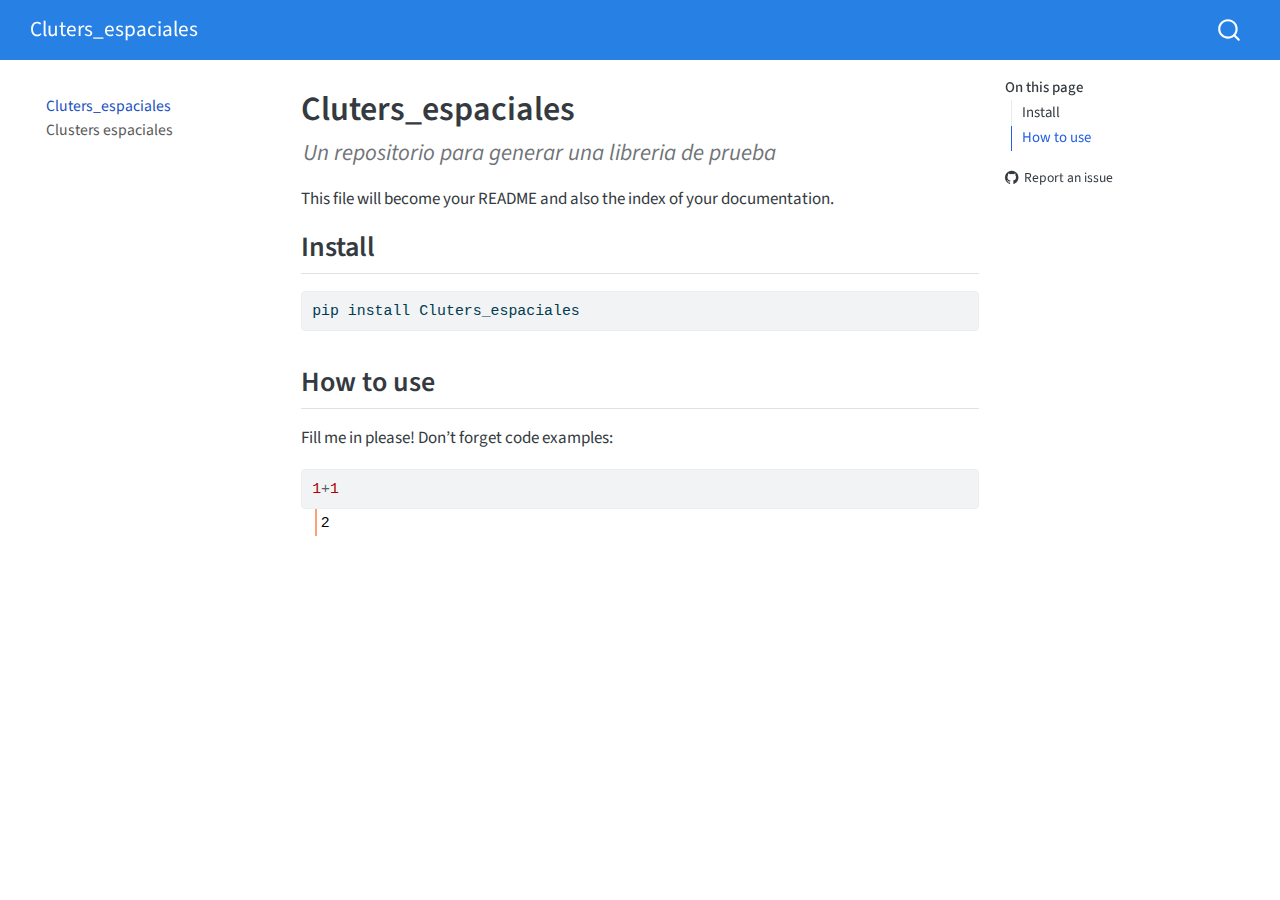
<file: index.html>
<!DOCTYPE html>
<html xmlns="http://www.w3.org/1999/xhtml" lang="en" xml:lang="en"><head>

<meta charset="utf-8">
<meta name="generator" content="quarto-1.5.39">

<meta name="viewport" content="width=device-width, initial-scale=1.0, user-scalable=yes">

<meta name="description" content="Un repositorio para generar una libreria de prueba">

<title>Cluters_espaciales</title>
<style>
code{white-space: pre-wrap;}
span.smallcaps{font-variant: small-caps;}
div.columns{display: flex; gap: min(4vw, 1.5em);}
div.column{flex: auto; overflow-x: auto;}
div.hanging-indent{margin-left: 1.5em; text-indent: -1.5em;}
ul.task-list{list-style: none;}
ul.task-list li input[type="checkbox"] {
  width: 0.8em;
  margin: 0 0.8em 0.2em -1em; /* quarto-specific, see https://github.com/quarto-dev/quarto-cli/issues/4556 */ 
  vertical-align: middle;
}
/* CSS for syntax highlighting */
pre > code.sourceCode { white-space: pre; position: relative; }
pre > code.sourceCode > span { line-height: 1.25; }
pre > code.sourceCode > span:empty { height: 1.2em; }
.sourceCode { overflow: visible; }
code.sourceCode > span { color: inherit; text-decoration: inherit; }
div.sourceCode { margin: 1em 0; }
pre.sourceCode { margin: 0; }
@media screen {
div.sourceCode { overflow: auto; }
}
@media print {
pre > code.sourceCode { white-space: pre-wrap; }
pre > code.sourceCode > span { display: inline-block; text-indent: -5em; padding-left: 5em; }
}
pre.numberSource code
  { counter-reset: source-line 0; }
pre.numberSource code > span
  { position: relative; left: -4em; counter-increment: source-line; }
pre.numberSource code > span > a:first-child::before
  { content: counter(source-line);
    position: relative; left: -1em; text-align: right; vertical-align: baseline;
    border: none; display: inline-block;
    -webkit-touch-callout: none; -webkit-user-select: none;
    -khtml-user-select: none; -moz-user-select: none;
    -ms-user-select: none; user-select: none;
    padding: 0 4px; width: 4em;
  }
pre.numberSource { margin-left: 3em;  padding-left: 4px; }
div.sourceCode
  {   }
@media screen {
pre > code.sourceCode > span > a:first-child::before { text-decoration: underline; }
}
</style>


<script src="site_libs/quarto-nav/quarto-nav.js"></script>
<script src="site_libs/quarto-nav/headroom.min.js"></script>
<script src="site_libs/clipboard/clipboard.min.js"></script>
<script src="site_libs/quarto-search/autocomplete.umd.js"></script>
<script src="site_libs/quarto-search/fuse.min.js"></script>
<script src="site_libs/quarto-search/quarto-search.js"></script>
<meta name="quarto:offset" content="./">
<script src="site_libs/quarto-html/quarto.js"></script>
<script src="site_libs/quarto-html/popper.min.js"></script>
<script src="site_libs/quarto-html/tippy.umd.min.js"></script>
<script src="site_libs/quarto-html/anchor.min.js"></script>
<link href="site_libs/quarto-html/tippy.css" rel="stylesheet">
<link href="site_libs/quarto-html/quarto-syntax-highlighting.css" rel="stylesheet" id="quarto-text-highlighting-styles">
<script src="site_libs/bootstrap/bootstrap.min.js"></script>
<link href="site_libs/bootstrap/bootstrap-icons.css" rel="stylesheet">
<link href="site_libs/bootstrap/bootstrap.min.css" rel="stylesheet" id="quarto-bootstrap" data-mode="light">
<script id="quarto-search-options" type="application/json">{
  "location": "navbar",
  "copy-button": false,
  "collapse-after": 3,
  "panel-placement": "end",
  "type": "overlay",
  "limit": 50,
  "keyboard-shortcut": [
    "f",
    "/",
    "s"
  ],
  "show-item-context": false,
  "language": {
    "search-no-results-text": "No results",
    "search-matching-documents-text": "matching documents",
    "search-copy-link-title": "Copy link to search",
    "search-hide-matches-text": "Hide additional matches",
    "search-more-match-text": "more match in this document",
    "search-more-matches-text": "more matches in this document",
    "search-clear-button-title": "Clear",
    "search-text-placeholder": "",
    "search-detached-cancel-button-title": "Cancel",
    "search-submit-button-title": "Submit",
    "search-label": "Search"
  }
}</script>


<link rel="stylesheet" href="styles.css">
<meta property="og:title" content="Cluters_espaciales">
<meta property="og:description" content="Un repositorio para generar una libreria de prueba">
<meta property="og:site_name" content="Cluters_espaciales">
<meta name="twitter:title" content="Cluters_espaciales">
<meta name="twitter:description" content="Un repositorio para generar una libreria de prueba">
<meta name="twitter:card" content="summary">
</head>

<body class="nav-sidebar floating nav-fixed">

<div id="quarto-search-results"></div>
  <header id="quarto-header" class="headroom fixed-top">
    <nav class="navbar navbar-expand-lg " data-bs-theme="dark">
      <div class="navbar-container container-fluid">
      <div class="navbar-brand-container mx-auto">
    <a class="navbar-brand" href="./index.html">
    <span class="navbar-title">Cluters_espaciales</span>
    </a>
  </div>
        <div class="quarto-navbar-tools tools-end">
</div>
          <div id="quarto-search" class="" title="Search"></div>
      </div> <!-- /container-fluid -->
    </nav>
  <nav class="quarto-secondary-nav">
    <div class="container-fluid d-flex">
      <button type="button" class="quarto-btn-toggle btn" data-bs-toggle="collapse" role="button" data-bs-target=".quarto-sidebar-collapse-item" aria-controls="quarto-sidebar" aria-expanded="false" aria-label="Toggle sidebar navigation" onclick="if (window.quartoToggleHeadroom) { window.quartoToggleHeadroom(); }">
        <i class="bi bi-layout-text-sidebar-reverse"></i>
      </button>
        <nav class="quarto-page-breadcrumbs" aria-label="breadcrumb"><ol class="breadcrumb"><li class="breadcrumb-item"><a href="./index.html">Cluters_espaciales</a></li></ol></nav>
        <a class="flex-grow-1" role="navigation" data-bs-toggle="collapse" data-bs-target=".quarto-sidebar-collapse-item" aria-controls="quarto-sidebar" aria-expanded="false" aria-label="Toggle sidebar navigation" onclick="if (window.quartoToggleHeadroom) { window.quartoToggleHeadroom(); }">      
        </a>
    </div>
  </nav>
</header>
<!-- content -->
<div id="quarto-content" class="quarto-container page-columns page-rows-contents page-layout-article page-navbar">
<!-- sidebar -->
  <nav id="quarto-sidebar" class="sidebar collapse collapse-horizontal quarto-sidebar-collapse-item sidebar-navigation floating overflow-auto">
    <div class="sidebar-menu-container"> 
    <ul class="list-unstyled mt-1">
        <li class="sidebar-item">
  <div class="sidebar-item-container"> 
  <a href="./index.html" class="sidebar-item-text sidebar-link active">
 <span class="menu-text">Cluters_espaciales</span></a>
  </div>
</li>
        <li class="sidebar-item">
  <div class="sidebar-item-container"> 
  <a href="./clusters_espaciales.html" class="sidebar-item-text sidebar-link">
 <span class="menu-text">Clusters espaciales</span></a>
  </div>
</li>
    </ul>
    </div>
</nav>
<div id="quarto-sidebar-glass" class="quarto-sidebar-collapse-item" data-bs-toggle="collapse" data-bs-target=".quarto-sidebar-collapse-item"></div>
<!-- margin-sidebar -->
    <div id="quarto-margin-sidebar" class="sidebar margin-sidebar">
        <nav id="TOC" role="doc-toc" class="toc-active">
    <h2 id="toc-title">On this page</h2>
   
  <ul>
  <li><a href="#install" id="toc-install" class="nav-link active" data-scroll-target="#install">Install</a></li>
  <li><a href="#how-to-use" id="toc-how-to-use" class="nav-link" data-scroll-target="#how-to-use">How to use</a></li>
  </ul>
<div class="toc-actions"><ul><li><a href="https://github.com/msalazarcgeo/Cluters_espaciales/issues/new" class="toc-action"><i class="bi bi-github"></i>Report an issue</a></li></ul></div></nav>
    </div>
<!-- main -->
<main class="content" id="quarto-document-content">

<header id="title-block-header" class="quarto-title-block default">
<div class="quarto-title">
<h1 class="title">Cluters_espaciales</h1>
</div>

<div>
  <div class="description">
    Un repositorio para generar una libreria de prueba
  </div>
</div>


<div class="quarto-title-meta">

    
  
    
  </div>
  


</header>


<!-- WARNING: THIS FILE WAS AUTOGENERATED! DO NOT EDIT! -->
<p>This file will become your README and also the index of your documentation.</p>
<section id="install" class="level2">
<h2 class="anchored" data-anchor-id="install">Install</h2>
<div class="sourceCode" id="cb1"><pre class="sourceCode sh code-with-copy"><code class="sourceCode bash"><span id="cb1-1"><a href="#cb1-1" aria-hidden="true" tabindex="-1"></a><span class="ex">pip</span> install Cluters_espaciales</span></code><button title="Copy to Clipboard" class="code-copy-button"><i class="bi"></i></button></pre></div>
</section>
<section id="how-to-use" class="level2">
<h2 class="anchored" data-anchor-id="how-to-use">How to use</h2>
<p>Fill me in please! Don’t forget code examples:</p>
<div id="cell-7" class="cell">
<div class="sourceCode cell-code" id="cb2"><pre class="sourceCode python code-with-copy"><code class="sourceCode python"><span id="cb2-1"><a href="#cb2-1" aria-hidden="true" tabindex="-1"></a><span class="dv">1</span><span class="op">+</span><span class="dv">1</span></span></code><button title="Copy to Clipboard" class="code-copy-button"><i class="bi"></i></button></pre></div>
<div class="cell-output cell-output-display">
<pre><code>2</code></pre>
</div>
</div>


</section>

</main> <!-- /main -->
<script id="quarto-html-after-body" type="application/javascript">
window.document.addEventListener("DOMContentLoaded", function (event) {
  const toggleBodyColorMode = (bsSheetEl) => {
    const mode = bsSheetEl.getAttribute("data-mode");
    const bodyEl = window.document.querySelector("body");
    if (mode === "dark") {
      bodyEl.classList.add("quarto-dark");
      bodyEl.classList.remove("quarto-light");
    } else {
      bodyEl.classList.add("quarto-light");
      bodyEl.classList.remove("quarto-dark");
    }
  }
  const toggleBodyColorPrimary = () => {
    const bsSheetEl = window.document.querySelector("link#quarto-bootstrap");
    if (bsSheetEl) {
      toggleBodyColorMode(bsSheetEl);
    }
  }
  toggleBodyColorPrimary();  
  const icon = "";
  const anchorJS = new window.AnchorJS();
  anchorJS.options = {
    placement: 'right',
    icon: icon
  };
  anchorJS.add('.anchored');
  const isCodeAnnotation = (el) => {
    for (const clz of el.classList) {
      if (clz.startsWith('code-annotation-')) {                     
        return true;
      }
    }
    return false;
  }
  const onCopySuccess = function(e) {
    // button target
    const button = e.trigger;
    // don't keep focus
    button.blur();
    // flash "checked"
    button.classList.add('code-copy-button-checked');
    var currentTitle = button.getAttribute("title");
    button.setAttribute("title", "Copied!");
    let tooltip;
    if (window.bootstrap) {
      button.setAttribute("data-bs-toggle", "tooltip");
      button.setAttribute("data-bs-placement", "left");
      button.setAttribute("data-bs-title", "Copied!");
      tooltip = new bootstrap.Tooltip(button, 
        { trigger: "manual", 
          customClass: "code-copy-button-tooltip",
          offset: [0, -8]});
      tooltip.show();    
    }
    setTimeout(function() {
      if (tooltip) {
        tooltip.hide();
        button.removeAttribute("data-bs-title");
        button.removeAttribute("data-bs-toggle");
        button.removeAttribute("data-bs-placement");
      }
      button.setAttribute("title", currentTitle);
      button.classList.remove('code-copy-button-checked');
    }, 1000);
    // clear code selection
    e.clearSelection();
  }
  const getTextToCopy = function(trigger) {
      const codeEl = trigger.previousElementSibling.cloneNode(true);
      for (const childEl of codeEl.children) {
        if (isCodeAnnotation(childEl)) {
          childEl.remove();
        }
      }
      return codeEl.innerText;
  }
  const clipboard = new window.ClipboardJS('.code-copy-button:not([data-in-quarto-modal])', {
    text: getTextToCopy
  });
  clipboard.on('success', onCopySuccess);
  if (window.document.getElementById('quarto-embedded-source-code-modal')) {
    // For code content inside modals, clipBoardJS needs to be initialized with a container option
    // TODO: Check when it could be a function (https://github.com/zenorocha/clipboard.js/issues/860)
    const clipboardModal = new window.ClipboardJS('.code-copy-button[data-in-quarto-modal]', {
      text: getTextToCopy,
      container: window.document.getElementById('quarto-embedded-source-code-modal')
    });
    clipboardModal.on('success', onCopySuccess);
  }
    var localhostRegex = new RegExp(/^(?:http|https):\/\/localhost\:?[0-9]*\//);
    var mailtoRegex = new RegExp(/^mailto:/);
      var filterRegex = new RegExp("https:\/\/msalazarcgeo\.github\.io\/Cluters_espaciales");
    var isInternal = (href) => {
        return filterRegex.test(href) || localhostRegex.test(href) || mailtoRegex.test(href);
    }
    // Inspect non-navigation links and adorn them if external
 	var links = window.document.querySelectorAll('a[href]:not(.nav-link):not(.navbar-brand):not(.toc-action):not(.sidebar-link):not(.sidebar-item-toggle):not(.pagination-link):not(.no-external):not([aria-hidden]):not(.dropdown-item):not(.quarto-navigation-tool):not(.about-link)');
    for (var i=0; i<links.length; i++) {
      const link = links[i];
      if (!isInternal(link.href)) {
        // undo the damage that might have been done by quarto-nav.js in the case of
        // links that we want to consider external
        if (link.dataset.originalHref !== undefined) {
          link.href = link.dataset.originalHref;
        }
      }
    }
  function tippyHover(el, contentFn, onTriggerFn, onUntriggerFn) {
    const config = {
      allowHTML: true,
      maxWidth: 500,
      delay: 100,
      arrow: false,
      appendTo: function(el) {
          return el.parentElement;
      },
      interactive: true,
      interactiveBorder: 10,
      theme: 'quarto',
      placement: 'bottom-start',
    };
    if (contentFn) {
      config.content = contentFn;
    }
    if (onTriggerFn) {
      config.onTrigger = onTriggerFn;
    }
    if (onUntriggerFn) {
      config.onUntrigger = onUntriggerFn;
    }
    window.tippy(el, config); 
  }
  const noterefs = window.document.querySelectorAll('a[role="doc-noteref"]');
  for (var i=0; i<noterefs.length; i++) {
    const ref = noterefs[i];
    tippyHover(ref, function() {
      // use id or data attribute instead here
      let href = ref.getAttribute('data-footnote-href') || ref.getAttribute('href');
      try { href = new URL(href).hash; } catch {}
      const id = href.replace(/^#\/?/, "");
      const note = window.document.getElementById(id);
      if (note) {
        return note.innerHTML;
      } else {
        return "";
      }
    });
  }
  const xrefs = window.document.querySelectorAll('a.quarto-xref');
  const processXRef = (id, note) => {
    // Strip column container classes
    const stripColumnClz = (el) => {
      el.classList.remove("page-full", "page-columns");
      if (el.children) {
        for (const child of el.children) {
          stripColumnClz(child);
        }
      }
    }
    stripColumnClz(note)
    if (id === null || id.startsWith('sec-')) {
      // Special case sections, only their first couple elements
      const container = document.createElement("div");
      if (note.children && note.children.length > 2) {
        container.appendChild(note.children[0].cloneNode(true));
        for (let i = 1; i < note.children.length; i++) {
          const child = note.children[i];
          if (child.tagName === "P" && child.innerText === "") {
            continue;
          } else {
            container.appendChild(child.cloneNode(true));
            break;
          }
        }
        if (window.Quarto?.typesetMath) {
          window.Quarto.typesetMath(container);
        }
        return container.innerHTML
      } else {
        if (window.Quarto?.typesetMath) {
          window.Quarto.typesetMath(note);
        }
        return note.innerHTML;
      }
    } else {
      // Remove any anchor links if they are present
      const anchorLink = note.querySelector('a.anchorjs-link');
      if (anchorLink) {
        anchorLink.remove();
      }
      if (window.Quarto?.typesetMath) {
        window.Quarto.typesetMath(note);
      }
      // TODO in 1.5, we should make sure this works without a callout special case
      if (note.classList.contains("callout")) {
        return note.outerHTML;
      } else {
        return note.innerHTML;
      }
    }
  }
  for (var i=0; i<xrefs.length; i++) {
    const xref = xrefs[i];
    tippyHover(xref, undefined, function(instance) {
      instance.disable();
      let url = xref.getAttribute('href');
      let hash = undefined; 
      if (url.startsWith('#')) {
        hash = url;
      } else {
        try { hash = new URL(url).hash; } catch {}
      }
      if (hash) {
        const id = hash.replace(/^#\/?/, "");
        const note = window.document.getElementById(id);
        if (note !== null) {
          try {
            const html = processXRef(id, note.cloneNode(true));
            instance.setContent(html);
          } finally {
            instance.enable();
            instance.show();
          }
        } else {
          // See if we can fetch this
          fetch(url.split('#')[0])
          .then(res => res.text())
          .then(html => {
            const parser = new DOMParser();
            const htmlDoc = parser.parseFromString(html, "text/html");
            const note = htmlDoc.getElementById(id);
            if (note !== null) {
              const html = processXRef(id, note);
              instance.setContent(html);
            } 
          }).finally(() => {
            instance.enable();
            instance.show();
          });
        }
      } else {
        // See if we can fetch a full url (with no hash to target)
        // This is a special case and we should probably do some content thinning / targeting
        fetch(url)
        .then(res => res.text())
        .then(html => {
          const parser = new DOMParser();
          const htmlDoc = parser.parseFromString(html, "text/html");
          const note = htmlDoc.querySelector('main.content');
          if (note !== null) {
            // This should only happen for chapter cross references
            // (since there is no id in the URL)
            // remove the first header
            if (note.children.length > 0 && note.children[0].tagName === "HEADER") {
              note.children[0].remove();
            }
            const html = processXRef(null, note);
            instance.setContent(html);
          } 
        }).finally(() => {
          instance.enable();
          instance.show();
        });
      }
    }, function(instance) {
    });
  }
      let selectedAnnoteEl;
      const selectorForAnnotation = ( cell, annotation) => {
        let cellAttr = 'data-code-cell="' + cell + '"';
        let lineAttr = 'data-code-annotation="' +  annotation + '"';
        const selector = 'span[' + cellAttr + '][' + lineAttr + ']';
        return selector;
      }
      const selectCodeLines = (annoteEl) => {
        const doc = window.document;
        const targetCell = annoteEl.getAttribute("data-target-cell");
        const targetAnnotation = annoteEl.getAttribute("data-target-annotation");
        const annoteSpan = window.document.querySelector(selectorForAnnotation(targetCell, targetAnnotation));
        const lines = annoteSpan.getAttribute("data-code-lines").split(",");
        const lineIds = lines.map((line) => {
          return targetCell + "-" + line;
        })
        let top = null;
        let height = null;
        let parent = null;
        if (lineIds.length > 0) {
            //compute the position of the single el (top and bottom and make a div)
            const el = window.document.getElementById(lineIds[0]);
            top = el.offsetTop;
            height = el.offsetHeight;
            parent = el.parentElement.parentElement;
          if (lineIds.length > 1) {
            const lastEl = window.document.getElementById(lineIds[lineIds.length - 1]);
            const bottom = lastEl.offsetTop + lastEl.offsetHeight;
            height = bottom - top;
          }
          if (top !== null && height !== null && parent !== null) {
            // cook up a div (if necessary) and position it 
            let div = window.document.getElementById("code-annotation-line-highlight");
            if (div === null) {
              div = window.document.createElement("div");
              div.setAttribute("id", "code-annotation-line-highlight");
              div.style.position = 'absolute';
              parent.appendChild(div);
            }
            div.style.top = top - 2 + "px";
            div.style.height = height + 4 + "px";
            div.style.left = 0;
            let gutterDiv = window.document.getElementById("code-annotation-line-highlight-gutter");
            if (gutterDiv === null) {
              gutterDiv = window.document.createElement("div");
              gutterDiv.setAttribute("id", "code-annotation-line-highlight-gutter");
              gutterDiv.style.position = 'absolute';
              const codeCell = window.document.getElementById(targetCell);
              const gutter = codeCell.querySelector('.code-annotation-gutter');
              gutter.appendChild(gutterDiv);
            }
            gutterDiv.style.top = top - 2 + "px";
            gutterDiv.style.height = height + 4 + "px";
          }
          selectedAnnoteEl = annoteEl;
        }
      };
      const unselectCodeLines = () => {
        const elementsIds = ["code-annotation-line-highlight", "code-annotation-line-highlight-gutter"];
        elementsIds.forEach((elId) => {
          const div = window.document.getElementById(elId);
          if (div) {
            div.remove();
          }
        });
        selectedAnnoteEl = undefined;
      };
        // Handle positioning of the toggle
    window.addEventListener(
      "resize",
      throttle(() => {
        elRect = undefined;
        if (selectedAnnoteEl) {
          selectCodeLines(selectedAnnoteEl);
        }
      }, 10)
    );
    function throttle(fn, ms) {
    let throttle = false;
    let timer;
      return (...args) => {
        if(!throttle) { // first call gets through
            fn.apply(this, args);
            throttle = true;
        } else { // all the others get throttled
            if(timer) clearTimeout(timer); // cancel #2
            timer = setTimeout(() => {
              fn.apply(this, args);
              timer = throttle = false;
            }, ms);
        }
      };
    }
      // Attach click handler to the DT
      const annoteDls = window.document.querySelectorAll('dt[data-target-cell]');
      for (const annoteDlNode of annoteDls) {
        annoteDlNode.addEventListener('click', (event) => {
          const clickedEl = event.target;
          if (clickedEl !== selectedAnnoteEl) {
            unselectCodeLines();
            const activeEl = window.document.querySelector('dt[data-target-cell].code-annotation-active');
            if (activeEl) {
              activeEl.classList.remove('code-annotation-active');
            }
            selectCodeLines(clickedEl);
            clickedEl.classList.add('code-annotation-active');
          } else {
            // Unselect the line
            unselectCodeLines();
            clickedEl.classList.remove('code-annotation-active');
          }
        });
      }
  const findCites = (el) => {
    const parentEl = el.parentElement;
    if (parentEl) {
      const cites = parentEl.dataset.cites;
      if (cites) {
        return {
          el,
          cites: cites.split(' ')
        };
      } else {
        return findCites(el.parentElement)
      }
    } else {
      return undefined;
    }
  };
  var bibliorefs = window.document.querySelectorAll('a[role="doc-biblioref"]');
  for (var i=0; i<bibliorefs.length; i++) {
    const ref = bibliorefs[i];
    const citeInfo = findCites(ref);
    if (citeInfo) {
      tippyHover(citeInfo.el, function() {
        var popup = window.document.createElement('div');
        citeInfo.cites.forEach(function(cite) {
          var citeDiv = window.document.createElement('div');
          citeDiv.classList.add('hanging-indent');
          citeDiv.classList.add('csl-entry');
          var biblioDiv = window.document.getElementById('ref-' + cite);
          if (biblioDiv) {
            citeDiv.innerHTML = biblioDiv.innerHTML;
          }
          popup.appendChild(citeDiv);
        });
        return popup.innerHTML;
      });
    }
  }
});
</script>
</div> <!-- /content -->




<footer class="footer"><div class="nav-footer"><div class="nav-footer-center"><div class="toc-actions d-sm-block d-md-none"><ul><li><a href="https://github.com/msalazarcgeo/Cluters_espaciales/issues/new" class="toc-action"><i class="bi bi-github"></i>Report an issue</a></li></ul></div></div></div></footer></body></html>
</file>
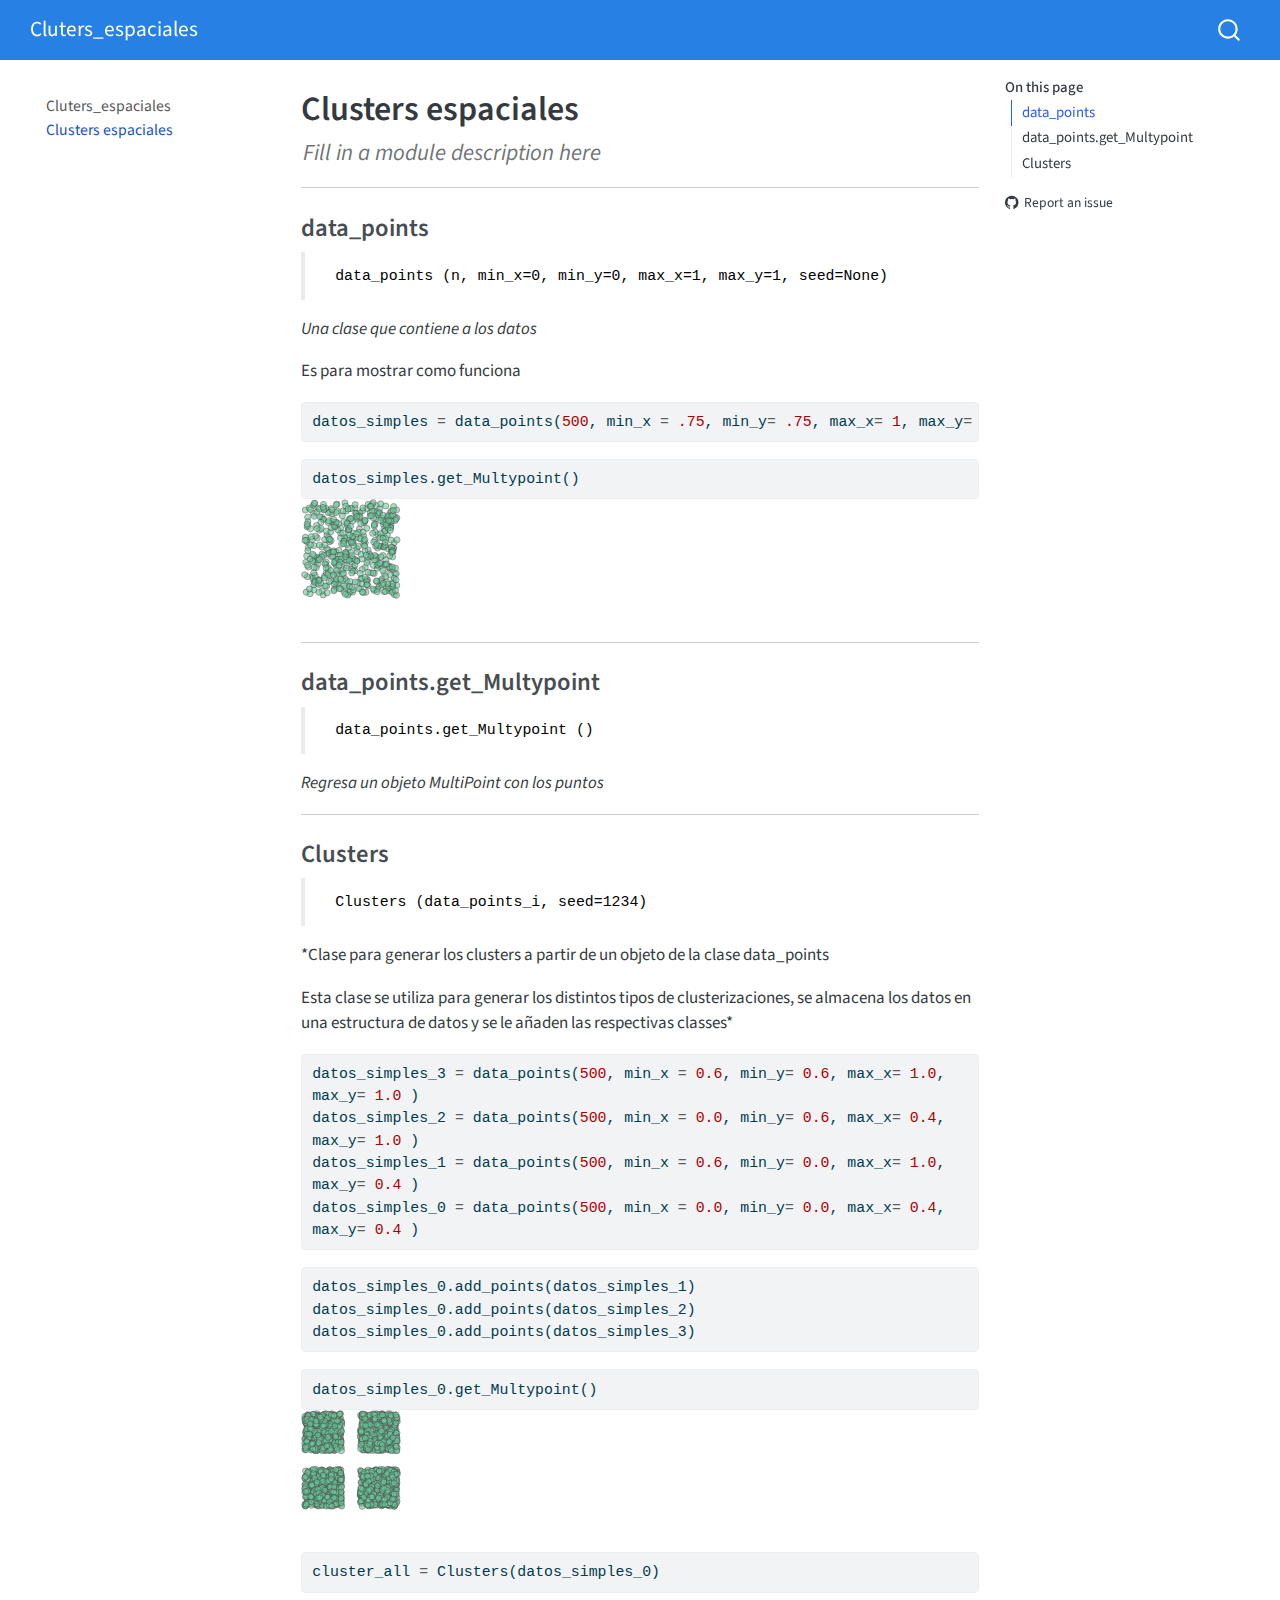
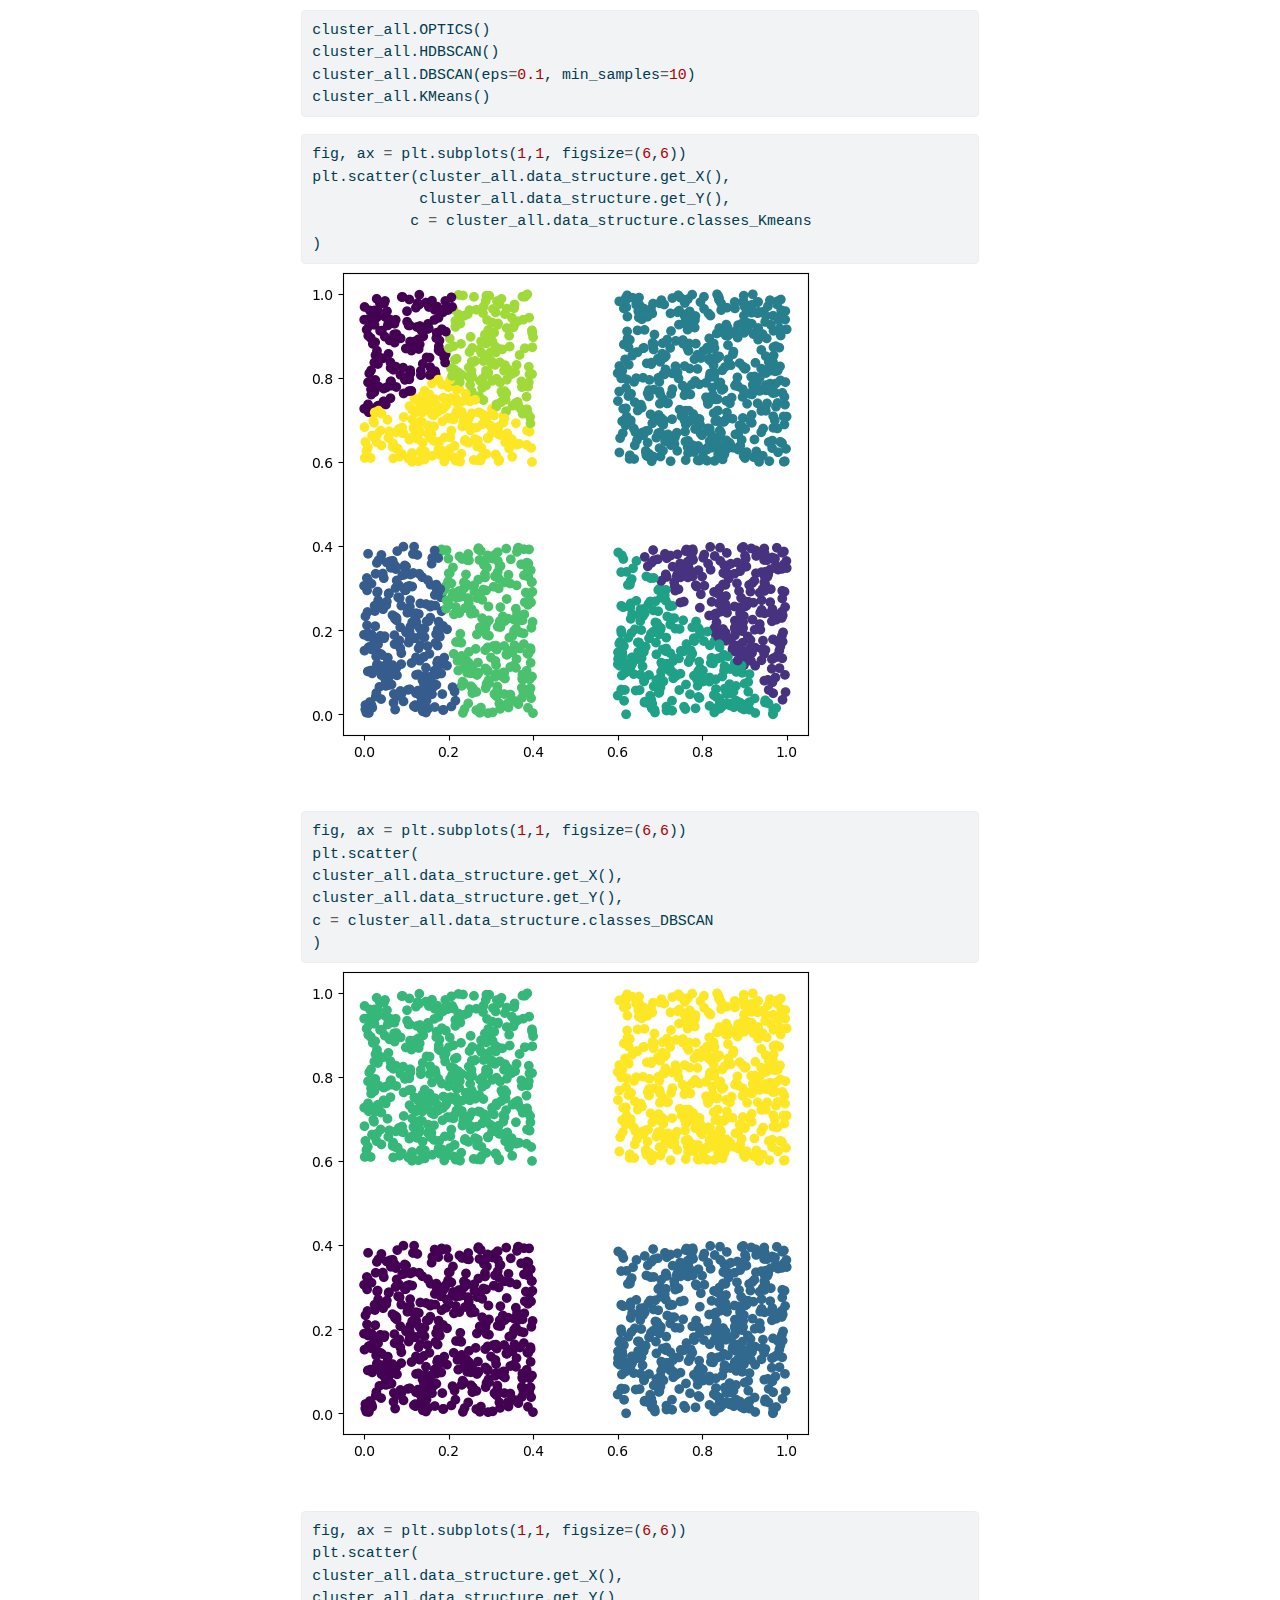
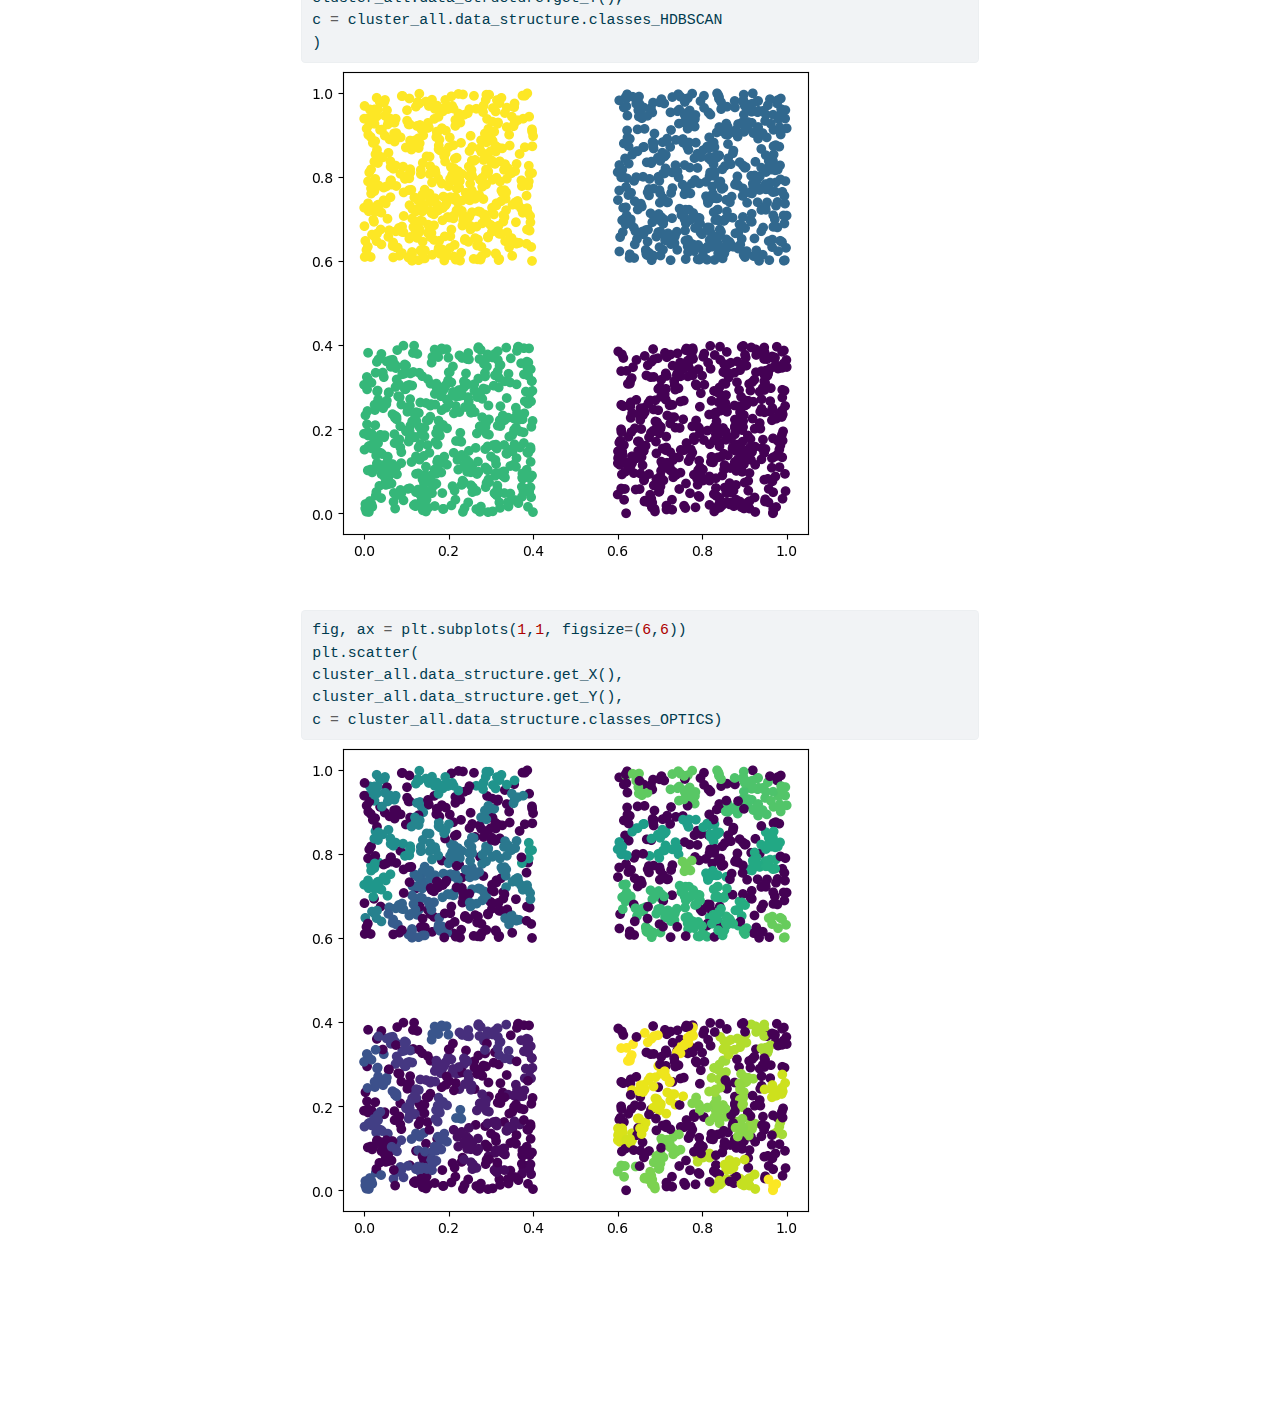
<file: clusters_espaciales.html>
<!DOCTYPE html>
<html xmlns="http://www.w3.org/1999/xhtml" lang="en" xml:lang="en"><head>

<meta charset="utf-8">
<meta name="generator" content="quarto-1.5.39">

<meta name="viewport" content="width=device-width, initial-scale=1.0, user-scalable=yes">

<meta name="description" content="Fill in a module description here">

<title>Cluters_espaciales – Clusters espaciales</title>
<style>
code{white-space: pre-wrap;}
span.smallcaps{font-variant: small-caps;}
div.columns{display: flex; gap: min(4vw, 1.5em);}
div.column{flex: auto; overflow-x: auto;}
div.hanging-indent{margin-left: 1.5em; text-indent: -1.5em;}
ul.task-list{list-style: none;}
ul.task-list li input[type="checkbox"] {
  width: 0.8em;
  margin: 0 0.8em 0.2em -1em; /* quarto-specific, see https://github.com/quarto-dev/quarto-cli/issues/4556 */ 
  vertical-align: middle;
}
/* CSS for syntax highlighting */
pre > code.sourceCode { white-space: pre; position: relative; }
pre > code.sourceCode > span { line-height: 1.25; }
pre > code.sourceCode > span:empty { height: 1.2em; }
.sourceCode { overflow: visible; }
code.sourceCode > span { color: inherit; text-decoration: inherit; }
div.sourceCode { margin: 1em 0; }
pre.sourceCode { margin: 0; }
@media screen {
div.sourceCode { overflow: auto; }
}
@media print {
pre > code.sourceCode { white-space: pre-wrap; }
pre > code.sourceCode > span { display: inline-block; text-indent: -5em; padding-left: 5em; }
}
pre.numberSource code
  { counter-reset: source-line 0; }
pre.numberSource code > span
  { position: relative; left: -4em; counter-increment: source-line; }
pre.numberSource code > span > a:first-child::before
  { content: counter(source-line);
    position: relative; left: -1em; text-align: right; vertical-align: baseline;
    border: none; display: inline-block;
    -webkit-touch-callout: none; -webkit-user-select: none;
    -khtml-user-select: none; -moz-user-select: none;
    -ms-user-select: none; user-select: none;
    padding: 0 4px; width: 4em;
  }
pre.numberSource { margin-left: 3em;  padding-left: 4px; }
div.sourceCode
  {   }
@media screen {
pre > code.sourceCode > span > a:first-child::before { text-decoration: underline; }
}
</style>


<script src="site_libs/quarto-nav/quarto-nav.js"></script>
<script src="site_libs/quarto-nav/headroom.min.js"></script>
<script src="site_libs/clipboard/clipboard.min.js"></script>
<script src="site_libs/quarto-search/autocomplete.umd.js"></script>
<script src="site_libs/quarto-search/fuse.min.js"></script>
<script src="site_libs/quarto-search/quarto-search.js"></script>
<meta name="quarto:offset" content="./">
<script src="site_libs/quarto-html/quarto.js"></script>
<script src="site_libs/quarto-html/popper.min.js"></script>
<script src="site_libs/quarto-html/tippy.umd.min.js"></script>
<script src="site_libs/quarto-html/anchor.min.js"></script>
<link href="site_libs/quarto-html/tippy.css" rel="stylesheet">
<link href="site_libs/quarto-html/quarto-syntax-highlighting.css" rel="stylesheet" id="quarto-text-highlighting-styles">
<script src="site_libs/bootstrap/bootstrap.min.js"></script>
<link href="site_libs/bootstrap/bootstrap-icons.css" rel="stylesheet">
<link href="site_libs/bootstrap/bootstrap.min.css" rel="stylesheet" id="quarto-bootstrap" data-mode="light">
<script id="quarto-search-options" type="application/json">{
  "location": "navbar",
  "copy-button": false,
  "collapse-after": 3,
  "panel-placement": "end",
  "type": "overlay",
  "limit": 50,
  "keyboard-shortcut": [
    "f",
    "/",
    "s"
  ],
  "show-item-context": false,
  "language": {
    "search-no-results-text": "No results",
    "search-matching-documents-text": "matching documents",
    "search-copy-link-title": "Copy link to search",
    "search-hide-matches-text": "Hide additional matches",
    "search-more-match-text": "more match in this document",
    "search-more-matches-text": "more matches in this document",
    "search-clear-button-title": "Clear",
    "search-text-placeholder": "",
    "search-detached-cancel-button-title": "Cancel",
    "search-submit-button-title": "Submit",
    "search-label": "Search"
  }
}</script>


<link rel="stylesheet" href="styles.css">
<meta property="og:title" content="Cluters_espaciales - Clusters espaciales">
<meta property="og:description" content="Fill in a module description here">
<meta property="og:site_name" content="Cluters_espaciales">
<meta name="twitter:title" content="Cluters_espaciales - Clusters espaciales">
<meta name="twitter:description" content="Fill in a module description here">
<meta name="twitter:card" content="summary">
</head>

<body class="nav-sidebar floating nav-fixed">

<div id="quarto-search-results"></div>
  <header id="quarto-header" class="headroom fixed-top">
    <nav class="navbar navbar-expand-lg " data-bs-theme="dark">
      <div class="navbar-container container-fluid">
      <div class="navbar-brand-container mx-auto">
    <a class="navbar-brand" href="./index.html">
    <span class="navbar-title">Cluters_espaciales</span>
    </a>
  </div>
        <div class="quarto-navbar-tools tools-end">
</div>
          <div id="quarto-search" class="" title="Search"></div>
      </div> <!-- /container-fluid -->
    </nav>
  <nav class="quarto-secondary-nav">
    <div class="container-fluid d-flex">
      <button type="button" class="quarto-btn-toggle btn" data-bs-toggle="collapse" role="button" data-bs-target=".quarto-sidebar-collapse-item" aria-controls="quarto-sidebar" aria-expanded="false" aria-label="Toggle sidebar navigation" onclick="if (window.quartoToggleHeadroom) { window.quartoToggleHeadroom(); }">
        <i class="bi bi-layout-text-sidebar-reverse"></i>
      </button>
        <nav class="quarto-page-breadcrumbs" aria-label="breadcrumb"><ol class="breadcrumb"><li class="breadcrumb-item"><a href="./clusters_espaciales.html">Clusters espaciales</a></li></ol></nav>
        <a class="flex-grow-1" role="navigation" data-bs-toggle="collapse" data-bs-target=".quarto-sidebar-collapse-item" aria-controls="quarto-sidebar" aria-expanded="false" aria-label="Toggle sidebar navigation" onclick="if (window.quartoToggleHeadroom) { window.quartoToggleHeadroom(); }">      
        </a>
    </div>
  </nav>
</header>
<!-- content -->
<div id="quarto-content" class="quarto-container page-columns page-rows-contents page-layout-article page-navbar">
<!-- sidebar -->
  <nav id="quarto-sidebar" class="sidebar collapse collapse-horizontal quarto-sidebar-collapse-item sidebar-navigation floating overflow-auto">
    <div class="sidebar-menu-container"> 
    <ul class="list-unstyled mt-1">
        <li class="sidebar-item">
  <div class="sidebar-item-container"> 
  <a href="./index.html" class="sidebar-item-text sidebar-link">
 <span class="menu-text">Cluters_espaciales</span></a>
  </div>
</li>
        <li class="sidebar-item">
  <div class="sidebar-item-container"> 
  <a href="./clusters_espaciales.html" class="sidebar-item-text sidebar-link active">
 <span class="menu-text">Clusters espaciales</span></a>
  </div>
</li>
    </ul>
    </div>
</nav>
<div id="quarto-sidebar-glass" class="quarto-sidebar-collapse-item" data-bs-toggle="collapse" data-bs-target=".quarto-sidebar-collapse-item"></div>
<!-- margin-sidebar -->
    <div id="quarto-margin-sidebar" class="sidebar margin-sidebar">
        <nav id="TOC" role="doc-toc" class="toc-active">
    <h2 id="toc-title">On this page</h2>
   
  <ul>
  <li><a href="#data_points" id="toc-data_points" class="nav-link active" data-scroll-target="#data_points">data_points</a></li>
  <li><a href="#data_points.get_multypoint" id="toc-data_points.get_multypoint" class="nav-link" data-scroll-target="#data_points.get_multypoint">data_points.get_Multypoint</a></li>
  <li><a href="#clusters" id="toc-clusters" class="nav-link" data-scroll-target="#clusters">Clusters</a></li>
  </ul>
<div class="toc-actions"><ul><li><a href="https://github.com/msalazarcgeo/Cluters_espaciales/issues/new" class="toc-action"><i class="bi bi-github"></i>Report an issue</a></li></ul></div></nav>
    </div>
<!-- main -->
<main class="content" id="quarto-document-content">

<header id="title-block-header" class="quarto-title-block default">
<div class="quarto-title">
<h1 class="title">Clusters espaciales</h1>
</div>

<div>
  <div class="description">
    Fill in a module description here
  </div>
</div>


<div class="quarto-title-meta">

    
  
    
  </div>
  


</header>


<!-- WARNING: THIS FILE WAS AUTOGENERATED! DO NOT EDIT! -->
<hr>
<section id="data_points" class="level3">
<h3 class="anchored" data-anchor-id="data_points">data_points</h3>
<blockquote class="blockquote">
<pre><code> data_points (n, min_x=0, min_y=0, max_x=1, max_y=1, seed=None)</code></pre>
</blockquote>
<p><em>Una clase que contiene a los datos</em></p>
<p>Es para mostrar como funciona</p>
<div id="cell-4" class="cell">
<div class="sourceCode cell-code" id="cb2"><pre class="sourceCode python code-with-copy"><code class="sourceCode python"><span id="cb2-1"><a href="#cb2-1" aria-hidden="true" tabindex="-1"></a>datos_simples <span class="op">=</span> data_points(<span class="dv">500</span>, min_x <span class="op">=</span> <span class="fl">.75</span>, min_y<span class="op">=</span> <span class="fl">.75</span>, max_x<span class="op">=</span> <span class="dv">1</span>, max_y<span class="op">=</span> <span class="dv">1</span> )</span></code><button title="Copy to Clipboard" class="code-copy-button"><i class="bi"></i></button></pre></div>
</div>
<div id="cell-5" class="cell">
<div class="sourceCode cell-code" id="cb3"><pre class="sourceCode python code-with-copy"><code class="sourceCode python"><span id="cb3-1"><a href="#cb3-1" aria-hidden="true" tabindex="-1"></a>datos_simples.get_Multypoint()</span></code><button title="Copy to Clipboard" class="code-copy-button"><i class="bi"></i></button></pre></div>
<div class="cell-output cell-output-display">
<div>
<figure class="figure">
<p><img src="00_clusters_espaciales_files/figure-html/cell-4-output-1.svg" class="img-fluid figure-img"></p>
</figure>
</div>
</div>
</div>
<hr>
</section>
<section id="data_points.get_multypoint" class="level3">
<h3 class="anchored" data-anchor-id="data_points.get_multypoint">data_points.get_Multypoint</h3>
<blockquote class="blockquote">
<pre><code> data_points.get_Multypoint ()</code></pre>
</blockquote>
<p><em>Regresa un objeto MultiPoint con los puntos</em></p>
<hr>
</section>
<section id="clusters" class="level3">
<h3 class="anchored" data-anchor-id="clusters">Clusters</h3>
<blockquote class="blockquote">
<pre><code> Clusters (data_points_i, seed=1234)</code></pre>
</blockquote>
<p>*Clase para generar los clusters a partir de un objeto de la clase data_points</p>
<p>Esta clase se utiliza para generar los distintos tipos de clusterizaciones, se almacena los datos en una estructura de datos y se le añaden las respectivas classes*</p>
<div id="cell-8" class="cell">
<div class="sourceCode cell-code" id="cb6"><pre class="sourceCode python code-with-copy"><code class="sourceCode python"><span id="cb6-1"><a href="#cb6-1" aria-hidden="true" tabindex="-1"></a>datos_simples_3 <span class="op">=</span> data_points(<span class="dv">500</span>, min_x <span class="op">=</span> <span class="fl">0.6</span>, min_y<span class="op">=</span> <span class="fl">0.6</span>, max_x<span class="op">=</span> <span class="fl">1.0</span>,</span>
<span id="cb6-2"><a href="#cb6-2" aria-hidden="true" tabindex="-1"></a>max_y<span class="op">=</span> <span class="fl">1.0</span> )</span>
<span id="cb6-3"><a href="#cb6-3" aria-hidden="true" tabindex="-1"></a>datos_simples_2 <span class="op">=</span> data_points(<span class="dv">500</span>, min_x <span class="op">=</span> <span class="fl">0.0</span>, min_y<span class="op">=</span> <span class="fl">0.6</span>, max_x<span class="op">=</span> <span class="fl">0.4</span>,</span>
<span id="cb6-4"><a href="#cb6-4" aria-hidden="true" tabindex="-1"></a>max_y<span class="op">=</span> <span class="fl">1.0</span> )</span>
<span id="cb6-5"><a href="#cb6-5" aria-hidden="true" tabindex="-1"></a>datos_simples_1 <span class="op">=</span> data_points(<span class="dv">500</span>, min_x <span class="op">=</span> <span class="fl">0.6</span>, min_y<span class="op">=</span> <span class="fl">0.0</span>, max_x<span class="op">=</span> <span class="fl">1.0</span>,</span>
<span id="cb6-6"><a href="#cb6-6" aria-hidden="true" tabindex="-1"></a>max_y<span class="op">=</span> <span class="fl">0.4</span> )</span>
<span id="cb6-7"><a href="#cb6-7" aria-hidden="true" tabindex="-1"></a>datos_simples_0 <span class="op">=</span> data_points(<span class="dv">500</span>, min_x <span class="op">=</span> <span class="fl">0.0</span>, min_y<span class="op">=</span> <span class="fl">0.0</span>, max_x<span class="op">=</span> <span class="fl">0.4</span>,</span>
<span id="cb6-8"><a href="#cb6-8" aria-hidden="true" tabindex="-1"></a>max_y<span class="op">=</span> <span class="fl">0.4</span> )</span></code><button title="Copy to Clipboard" class="code-copy-button"><i class="bi"></i></button></pre></div>
</div>
<div id="cell-9" class="cell">
<div class="sourceCode cell-code" id="cb7"><pre class="sourceCode python code-with-copy"><code class="sourceCode python"><span id="cb7-1"><a href="#cb7-1" aria-hidden="true" tabindex="-1"></a>datos_simples_0.add_points(datos_simples_1)</span>
<span id="cb7-2"><a href="#cb7-2" aria-hidden="true" tabindex="-1"></a>datos_simples_0.add_points(datos_simples_2)</span>
<span id="cb7-3"><a href="#cb7-3" aria-hidden="true" tabindex="-1"></a>datos_simples_0.add_points(datos_simples_3)</span></code><button title="Copy to Clipboard" class="code-copy-button"><i class="bi"></i></button></pre></div>
</div>
<div id="cell-10" class="cell">
<div class="sourceCode cell-code" id="cb8"><pre class="sourceCode python code-with-copy"><code class="sourceCode python"><span id="cb8-1"><a href="#cb8-1" aria-hidden="true" tabindex="-1"></a>datos_simples_0.get_Multypoint()</span></code><button title="Copy to Clipboard" class="code-copy-button"><i class="bi"></i></button></pre></div>
<div class="cell-output cell-output-display">
<div>
<figure class="figure">
<p><img src="00_clusters_espaciales_files/figure-html/cell-9-output-1.svg" class="img-fluid figure-img"></p>
</figure>
</div>
</div>
</div>
<div id="cell-11" class="cell">
<div class="sourceCode cell-code" id="cb9"><pre class="sourceCode python code-with-copy"><code class="sourceCode python"><span id="cb9-1"><a href="#cb9-1" aria-hidden="true" tabindex="-1"></a>cluster_all <span class="op">=</span> Clusters(datos_simples_0)</span></code><button title="Copy to Clipboard" class="code-copy-button"><i class="bi"></i></button></pre></div>
</div>
<div id="cell-12" class="cell">
<div class="sourceCode cell-code" id="cb10"><pre class="sourceCode python code-with-copy"><code class="sourceCode python"><span id="cb10-1"><a href="#cb10-1" aria-hidden="true" tabindex="-1"></a>cluster_all.OPTICS()</span>
<span id="cb10-2"><a href="#cb10-2" aria-hidden="true" tabindex="-1"></a>cluster_all.HDBSCAN()</span>
<span id="cb10-3"><a href="#cb10-3" aria-hidden="true" tabindex="-1"></a>cluster_all.DBSCAN(eps<span class="op">=</span><span class="fl">0.1</span>, min_samples<span class="op">=</span><span class="dv">10</span>)</span>
<span id="cb10-4"><a href="#cb10-4" aria-hidden="true" tabindex="-1"></a>cluster_all.KMeans()</span></code><button title="Copy to Clipboard" class="code-copy-button"><i class="bi"></i></button></pre></div>
</div>
<div id="cell-13" class="cell">
<div class="sourceCode cell-code" id="cb11"><pre class="sourceCode python code-with-copy"><code class="sourceCode python"><span id="cb11-1"><a href="#cb11-1" aria-hidden="true" tabindex="-1"></a>fig, ax <span class="op">=</span> plt.subplots(<span class="dv">1</span>,<span class="dv">1</span>, figsize<span class="op">=</span>(<span class="dv">6</span>,<span class="dv">6</span>))</span>
<span id="cb11-2"><a href="#cb11-2" aria-hidden="true" tabindex="-1"></a>plt.scatter(cluster_all.data_structure.get_X(), </span>
<span id="cb11-3"><a href="#cb11-3" aria-hidden="true" tabindex="-1"></a>            cluster_all.data_structure.get_Y(),</span>
<span id="cb11-4"><a href="#cb11-4" aria-hidden="true" tabindex="-1"></a>           c <span class="op">=</span> cluster_all.data_structure.classes_Kmeans</span>
<span id="cb11-5"><a href="#cb11-5" aria-hidden="true" tabindex="-1"></a>)</span></code><button title="Copy to Clipboard" class="code-copy-button"><i class="bi"></i></button></pre></div>
<div class="cell-output cell-output-display">
<div>
<figure class="figure">
<p><img src="00_clusters_espaciales_files/figure-html/cell-12-output-1.png" class="img-fluid figure-img"></p>
</figure>
</div>
</div>
</div>
<div id="cell-14" class="cell">
<div class="sourceCode cell-code" id="cb12"><pre class="sourceCode python code-with-copy"><code class="sourceCode python"><span id="cb12-1"><a href="#cb12-1" aria-hidden="true" tabindex="-1"></a>fig, ax <span class="op">=</span> plt.subplots(<span class="dv">1</span>,<span class="dv">1</span>, figsize<span class="op">=</span>(<span class="dv">6</span>,<span class="dv">6</span>))</span>
<span id="cb12-2"><a href="#cb12-2" aria-hidden="true" tabindex="-1"></a>plt.scatter(</span>
<span id="cb12-3"><a href="#cb12-3" aria-hidden="true" tabindex="-1"></a>cluster_all.data_structure.get_X(),</span>
<span id="cb12-4"><a href="#cb12-4" aria-hidden="true" tabindex="-1"></a>cluster_all.data_structure.get_Y(),</span>
<span id="cb12-5"><a href="#cb12-5" aria-hidden="true" tabindex="-1"></a>c <span class="op">=</span> cluster_all.data_structure.classes_DBSCAN</span>
<span id="cb12-6"><a href="#cb12-6" aria-hidden="true" tabindex="-1"></a>)</span></code><button title="Copy to Clipboard" class="code-copy-button"><i class="bi"></i></button></pre></div>
<div class="cell-output cell-output-display">
<div>
<figure class="figure">
<p><img src="00_clusters_espaciales_files/figure-html/cell-13-output-1.png" class="img-fluid figure-img"></p>
</figure>
</div>
</div>
</div>
<div id="cell-15" class="cell">
<div class="sourceCode cell-code" id="cb13"><pre class="sourceCode python code-with-copy"><code class="sourceCode python"><span id="cb13-1"><a href="#cb13-1" aria-hidden="true" tabindex="-1"></a>fig, ax <span class="op">=</span> plt.subplots(<span class="dv">1</span>,<span class="dv">1</span>, figsize<span class="op">=</span>(<span class="dv">6</span>,<span class="dv">6</span>))</span>
<span id="cb13-2"><a href="#cb13-2" aria-hidden="true" tabindex="-1"></a>plt.scatter(</span>
<span id="cb13-3"><a href="#cb13-3" aria-hidden="true" tabindex="-1"></a>cluster_all.data_structure.get_X(),</span>
<span id="cb13-4"><a href="#cb13-4" aria-hidden="true" tabindex="-1"></a>cluster_all.data_structure.get_Y(),</span>
<span id="cb13-5"><a href="#cb13-5" aria-hidden="true" tabindex="-1"></a>c <span class="op">=</span> cluster_all.data_structure.classes_HDBSCAN</span>
<span id="cb13-6"><a href="#cb13-6" aria-hidden="true" tabindex="-1"></a>)</span></code><button title="Copy to Clipboard" class="code-copy-button"><i class="bi"></i></button></pre></div>
<div class="cell-output cell-output-display">
<div>
<figure class="figure">
<p><img src="00_clusters_espaciales_files/figure-html/cell-14-output-1.png" class="img-fluid figure-img"></p>
</figure>
</div>
</div>
</div>
<div id="cell-16" class="cell">
<div class="sourceCode cell-code" id="cb14"><pre class="sourceCode python code-with-copy"><code class="sourceCode python"><span id="cb14-1"><a href="#cb14-1" aria-hidden="true" tabindex="-1"></a>fig, ax <span class="op">=</span> plt.subplots(<span class="dv">1</span>,<span class="dv">1</span>, figsize<span class="op">=</span>(<span class="dv">6</span>,<span class="dv">6</span>))</span>
<span id="cb14-2"><a href="#cb14-2" aria-hidden="true" tabindex="-1"></a>plt.scatter(</span>
<span id="cb14-3"><a href="#cb14-3" aria-hidden="true" tabindex="-1"></a>cluster_all.data_structure.get_X(),</span>
<span id="cb14-4"><a href="#cb14-4" aria-hidden="true" tabindex="-1"></a>cluster_all.data_structure.get_Y(),</span>
<span id="cb14-5"><a href="#cb14-5" aria-hidden="true" tabindex="-1"></a>c <span class="op">=</span> cluster_all.data_structure.classes_OPTICS)</span></code><button title="Copy to Clipboard" class="code-copy-button"><i class="bi"></i></button></pre></div>
<div class="cell-output cell-output-display">
<div>
<figure class="figure">
<p><img src="00_clusters_espaciales_files/figure-html/cell-15-output-1.png" class="img-fluid figure-img"></p>
</figure>
</div>
</div>
</div>


</section>

</main> <!-- /main -->
<script id="quarto-html-after-body" type="application/javascript">
window.document.addEventListener("DOMContentLoaded", function (event) {
  const toggleBodyColorMode = (bsSheetEl) => {
    const mode = bsSheetEl.getAttribute("data-mode");
    const bodyEl = window.document.querySelector("body");
    if (mode === "dark") {
      bodyEl.classList.add("quarto-dark");
      bodyEl.classList.remove("quarto-light");
    } else {
      bodyEl.classList.add("quarto-light");
      bodyEl.classList.remove("quarto-dark");
    }
  }
  const toggleBodyColorPrimary = () => {
    const bsSheetEl = window.document.querySelector("link#quarto-bootstrap");
    if (bsSheetEl) {
      toggleBodyColorMode(bsSheetEl);
    }
  }
  toggleBodyColorPrimary();  
  const icon = "";
  const anchorJS = new window.AnchorJS();
  anchorJS.options = {
    placement: 'right',
    icon: icon
  };
  anchorJS.add('.anchored');
  const isCodeAnnotation = (el) => {
    for (const clz of el.classList) {
      if (clz.startsWith('code-annotation-')) {                     
        return true;
      }
    }
    return false;
  }
  const onCopySuccess = function(e) {
    // button target
    const button = e.trigger;
    // don't keep focus
    button.blur();
    // flash "checked"
    button.classList.add('code-copy-button-checked');
    var currentTitle = button.getAttribute("title");
    button.setAttribute("title", "Copied!");
    let tooltip;
    if (window.bootstrap) {
      button.setAttribute("data-bs-toggle", "tooltip");
      button.setAttribute("data-bs-placement", "left");
      button.setAttribute("data-bs-title", "Copied!");
      tooltip = new bootstrap.Tooltip(button, 
        { trigger: "manual", 
          customClass: "code-copy-button-tooltip",
          offset: [0, -8]});
      tooltip.show();    
    }
    setTimeout(function() {
      if (tooltip) {
        tooltip.hide();
        button.removeAttribute("data-bs-title");
        button.removeAttribute("data-bs-toggle");
        button.removeAttribute("data-bs-placement");
      }
      button.setAttribute("title", currentTitle);
      button.classList.remove('code-copy-button-checked');
    }, 1000);
    // clear code selection
    e.clearSelection();
  }
  const getTextToCopy = function(trigger) {
      const codeEl = trigger.previousElementSibling.cloneNode(true);
      for (const childEl of codeEl.children) {
        if (isCodeAnnotation(childEl)) {
          childEl.remove();
        }
      }
      return codeEl.innerText;
  }
  const clipboard = new window.ClipboardJS('.code-copy-button:not([data-in-quarto-modal])', {
    text: getTextToCopy
  });
  clipboard.on('success', onCopySuccess);
  if (window.document.getElementById('quarto-embedded-source-code-modal')) {
    // For code content inside modals, clipBoardJS needs to be initialized with a container option
    // TODO: Check when it could be a function (https://github.com/zenorocha/clipboard.js/issues/860)
    const clipboardModal = new window.ClipboardJS('.code-copy-button[data-in-quarto-modal]', {
      text: getTextToCopy,
      container: window.document.getElementById('quarto-embedded-source-code-modal')
    });
    clipboardModal.on('success', onCopySuccess);
  }
    var localhostRegex = new RegExp(/^(?:http|https):\/\/localhost\:?[0-9]*\//);
    var mailtoRegex = new RegExp(/^mailto:/);
      var filterRegex = new RegExp("https:\/\/msalazarcgeo\.github\.io\/Cluters_espaciales");
    var isInternal = (href) => {
        return filterRegex.test(href) || localhostRegex.test(href) || mailtoRegex.test(href);
    }
    // Inspect non-navigation links and adorn them if external
 	var links = window.document.querySelectorAll('a[href]:not(.nav-link):not(.navbar-brand):not(.toc-action):not(.sidebar-link):not(.sidebar-item-toggle):not(.pagination-link):not(.no-external):not([aria-hidden]):not(.dropdown-item):not(.quarto-navigation-tool):not(.about-link)');
    for (var i=0; i<links.length; i++) {
      const link = links[i];
      if (!isInternal(link.href)) {
        // undo the damage that might have been done by quarto-nav.js in the case of
        // links that we want to consider external
        if (link.dataset.originalHref !== undefined) {
          link.href = link.dataset.originalHref;
        }
      }
    }
  function tippyHover(el, contentFn, onTriggerFn, onUntriggerFn) {
    const config = {
      allowHTML: true,
      maxWidth: 500,
      delay: 100,
      arrow: false,
      appendTo: function(el) {
          return el.parentElement;
      },
      interactive: true,
      interactiveBorder: 10,
      theme: 'quarto',
      placement: 'bottom-start',
    };
    if (contentFn) {
      config.content = contentFn;
    }
    if (onTriggerFn) {
      config.onTrigger = onTriggerFn;
    }
    if (onUntriggerFn) {
      config.onUntrigger = onUntriggerFn;
    }
    window.tippy(el, config); 
  }
  const noterefs = window.document.querySelectorAll('a[role="doc-noteref"]');
  for (var i=0; i<noterefs.length; i++) {
    const ref = noterefs[i];
    tippyHover(ref, function() {
      // use id or data attribute instead here
      let href = ref.getAttribute('data-footnote-href') || ref.getAttribute('href');
      try { href = new URL(href).hash; } catch {}
      const id = href.replace(/^#\/?/, "");
      const note = window.document.getElementById(id);
      if (note) {
        return note.innerHTML;
      } else {
        return "";
      }
    });
  }
  const xrefs = window.document.querySelectorAll('a.quarto-xref');
  const processXRef = (id, note) => {
    // Strip column container classes
    const stripColumnClz = (el) => {
      el.classList.remove("page-full", "page-columns");
      if (el.children) {
        for (const child of el.children) {
          stripColumnClz(child);
        }
      }
    }
    stripColumnClz(note)
    if (id === null || id.startsWith('sec-')) {
      // Special case sections, only their first couple elements
      const container = document.createElement("div");
      if (note.children && note.children.length > 2) {
        container.appendChild(note.children[0].cloneNode(true));
        for (let i = 1; i < note.children.length; i++) {
          const child = note.children[i];
          if (child.tagName === "P" && child.innerText === "") {
            continue;
          } else {
            container.appendChild(child.cloneNode(true));
            break;
          }
        }
        if (window.Quarto?.typesetMath) {
          window.Quarto.typesetMath(container);
        }
        return container.innerHTML
      } else {
        if (window.Quarto?.typesetMath) {
          window.Quarto.typesetMath(note);
        }
        return note.innerHTML;
      }
    } else {
      // Remove any anchor links if they are present
      const anchorLink = note.querySelector('a.anchorjs-link');
      if (anchorLink) {
        anchorLink.remove();
      }
      if (window.Quarto?.typesetMath) {
        window.Quarto.typesetMath(note);
      }
      // TODO in 1.5, we should make sure this works without a callout special case
      if (note.classList.contains("callout")) {
        return note.outerHTML;
      } else {
        return note.innerHTML;
      }
    }
  }
  for (var i=0; i<xrefs.length; i++) {
    const xref = xrefs[i];
    tippyHover(xref, undefined, function(instance) {
      instance.disable();
      let url = xref.getAttribute('href');
      let hash = undefined; 
      if (url.startsWith('#')) {
        hash = url;
      } else {
        try { hash = new URL(url).hash; } catch {}
      }
      if (hash) {
        const id = hash.replace(/^#\/?/, "");
        const note = window.document.getElementById(id);
        if (note !== null) {
          try {
            const html = processXRef(id, note.cloneNode(true));
            instance.setContent(html);
          } finally {
            instance.enable();
            instance.show();
          }
        } else {
          // See if we can fetch this
          fetch(url.split('#')[0])
          .then(res => res.text())
          .then(html => {
            const parser = new DOMParser();
            const htmlDoc = parser.parseFromString(html, "text/html");
            const note = htmlDoc.getElementById(id);
            if (note !== null) {
              const html = processXRef(id, note);
              instance.setContent(html);
            } 
          }).finally(() => {
            instance.enable();
            instance.show();
          });
        }
      } else {
        // See if we can fetch a full url (with no hash to target)
        // This is a special case and we should probably do some content thinning / targeting
        fetch(url)
        .then(res => res.text())
        .then(html => {
          const parser = new DOMParser();
          const htmlDoc = parser.parseFromString(html, "text/html");
          const note = htmlDoc.querySelector('main.content');
          if (note !== null) {
            // This should only happen for chapter cross references
            // (since there is no id in the URL)
            // remove the first header
            if (note.children.length > 0 && note.children[0].tagName === "HEADER") {
              note.children[0].remove();
            }
            const html = processXRef(null, note);
            instance.setContent(html);
          } 
        }).finally(() => {
          instance.enable();
          instance.show();
        });
      }
    }, function(instance) {
    });
  }
      let selectedAnnoteEl;
      const selectorForAnnotation = ( cell, annotation) => {
        let cellAttr = 'data-code-cell="' + cell + '"';
        let lineAttr = 'data-code-annotation="' +  annotation + '"';
        const selector = 'span[' + cellAttr + '][' + lineAttr + ']';
        return selector;
      }
      const selectCodeLines = (annoteEl) => {
        const doc = window.document;
        const targetCell = annoteEl.getAttribute("data-target-cell");
        const targetAnnotation = annoteEl.getAttribute("data-target-annotation");
        const annoteSpan = window.document.querySelector(selectorForAnnotation(targetCell, targetAnnotation));
        const lines = annoteSpan.getAttribute("data-code-lines").split(",");
        const lineIds = lines.map((line) => {
          return targetCell + "-" + line;
        })
        let top = null;
        let height = null;
        let parent = null;
        if (lineIds.length > 0) {
            //compute the position of the single el (top and bottom and make a div)
            const el = window.document.getElementById(lineIds[0]);
            top = el.offsetTop;
            height = el.offsetHeight;
            parent = el.parentElement.parentElement;
          if (lineIds.length > 1) {
            const lastEl = window.document.getElementById(lineIds[lineIds.length - 1]);
            const bottom = lastEl.offsetTop + lastEl.offsetHeight;
            height = bottom - top;
          }
          if (top !== null && height !== null && parent !== null) {
            // cook up a div (if necessary) and position it 
            let div = window.document.getElementById("code-annotation-line-highlight");
            if (div === null) {
              div = window.document.createElement("div");
              div.setAttribute("id", "code-annotation-line-highlight");
              div.style.position = 'absolute';
              parent.appendChild(div);
            }
            div.style.top = top - 2 + "px";
            div.style.height = height + 4 + "px";
            div.style.left = 0;
            let gutterDiv = window.document.getElementById("code-annotation-line-highlight-gutter");
            if (gutterDiv === null) {
              gutterDiv = window.document.createElement("div");
              gutterDiv.setAttribute("id", "code-annotation-line-highlight-gutter");
              gutterDiv.style.position = 'absolute';
              const codeCell = window.document.getElementById(targetCell);
              const gutter = codeCell.querySelector('.code-annotation-gutter');
              gutter.appendChild(gutterDiv);
            }
            gutterDiv.style.top = top - 2 + "px";
            gutterDiv.style.height = height + 4 + "px";
          }
          selectedAnnoteEl = annoteEl;
        }
      };
      const unselectCodeLines = () => {
        const elementsIds = ["code-annotation-line-highlight", "code-annotation-line-highlight-gutter"];
        elementsIds.forEach((elId) => {
          const div = window.document.getElementById(elId);
          if (div) {
            div.remove();
          }
        });
        selectedAnnoteEl = undefined;
      };
        // Handle positioning of the toggle
    window.addEventListener(
      "resize",
      throttle(() => {
        elRect = undefined;
        if (selectedAnnoteEl) {
          selectCodeLines(selectedAnnoteEl);
        }
      }, 10)
    );
    function throttle(fn, ms) {
    let throttle = false;
    let timer;
      return (...args) => {
        if(!throttle) { // first call gets through
            fn.apply(this, args);
            throttle = true;
        } else { // all the others get throttled
            if(timer) clearTimeout(timer); // cancel #2
            timer = setTimeout(() => {
              fn.apply(this, args);
              timer = throttle = false;
            }, ms);
        }
      };
    }
      // Attach click handler to the DT
      const annoteDls = window.document.querySelectorAll('dt[data-target-cell]');
      for (const annoteDlNode of annoteDls) {
        annoteDlNode.addEventListener('click', (event) => {
          const clickedEl = event.target;
          if (clickedEl !== selectedAnnoteEl) {
            unselectCodeLines();
            const activeEl = window.document.querySelector('dt[data-target-cell].code-annotation-active');
            if (activeEl) {
              activeEl.classList.remove('code-annotation-active');
            }
            selectCodeLines(clickedEl);
            clickedEl.classList.add('code-annotation-active');
          } else {
            // Unselect the line
            unselectCodeLines();
            clickedEl.classList.remove('code-annotation-active');
          }
        });
      }
  const findCites = (el) => {
    const parentEl = el.parentElement;
    if (parentEl) {
      const cites = parentEl.dataset.cites;
      if (cites) {
        return {
          el,
          cites: cites.split(' ')
        };
      } else {
        return findCites(el.parentElement)
      }
    } else {
      return undefined;
    }
  };
  var bibliorefs = window.document.querySelectorAll('a[role="doc-biblioref"]');
  for (var i=0; i<bibliorefs.length; i++) {
    const ref = bibliorefs[i];
    const citeInfo = findCites(ref);
    if (citeInfo) {
      tippyHover(citeInfo.el, function() {
        var popup = window.document.createElement('div');
        citeInfo.cites.forEach(function(cite) {
          var citeDiv = window.document.createElement('div');
          citeDiv.classList.add('hanging-indent');
          citeDiv.classList.add('csl-entry');
          var biblioDiv = window.document.getElementById('ref-' + cite);
          if (biblioDiv) {
            citeDiv.innerHTML = biblioDiv.innerHTML;
          }
          popup.appendChild(citeDiv);
        });
        return popup.innerHTML;
      });
    }
  }
});
</script>
</div> <!-- /content -->




<footer class="footer"><div class="nav-footer"><div class="nav-footer-center"><div class="toc-actions d-sm-block d-md-none"><ul><li><a href="https://github.com/msalazarcgeo/Cluters_espaciales/issues/new" class="toc-action"><i class="bi bi-github"></i>Report an issue</a></li></ul></div></div></div></footer></body></html>
</file>
<file: site_libs/quarto-html/tippy.css>
.tippy-box[data-animation=fade][data-state=hidden]{opacity:0}[data-tippy-root]{max-width:calc(100vw - 10px)}.tippy-box{position:relative;background-color:#333;color:#fff;border-radius:4px;font-size:14px;line-height:1.4;white-space:normal;outline:0;transition-property:transform,visibility,opacity}.tippy-box[data-placement^=top]>.tippy-arrow{bottom:0}.tippy-box[data-placement^=top]>.tippy-arrow:before{bottom:-7px;left:0;border-width:8px 8px 0;border-top-color:initial;transform-origin:center top}.tippy-box[data-placement^=bottom]>.tippy-arrow{top:0}.tippy-box[data-placement^=bottom]>.tippy-arrow:before{top:-7px;left:0;border-width:0 8px 8px;border-bottom-color:initial;transform-origin:center bottom}.tippy-box[data-placement^=left]>.tippy-arrow{right:0}.tippy-box[data-placement^=left]>.tippy-arrow:before{border-width:8px 0 8px 8px;border-left-color:initial;right:-7px;transform-origin:center left}.tippy-box[data-placement^=right]>.tippy-arrow{left:0}.tippy-box[data-placement^=right]>.tippy-arrow:before{left:-7px;border-width:8px 8px 8px 0;border-right-color:initial;transform-origin:center right}.tippy-box[data-inertia][data-state=visible]{transition-timing-function:cubic-bezier(.54,1.5,.38,1.11)}.tippy-arrow{width:16px;height:16px;color:#333}.tippy-arrow:before{content:"";position:absolute;border-color:transparent;border-style:solid}.tippy-content{position:relative;padding:5px 9px;z-index:1}
</file>
<file: site_libs/quarto-html/quarto-syntax-highlighting.css>
/* quarto syntax highlight colors */
:root {
  --quarto-hl-ot-color: #003B4F;
  --quarto-hl-at-color: #657422;
  --quarto-hl-ss-color: #20794D;
  --quarto-hl-an-color: #5E5E5E;
  --quarto-hl-fu-color: #4758AB;
  --quarto-hl-st-color: #20794D;
  --quarto-hl-cf-color: #003B4F;
  --quarto-hl-op-color: #5E5E5E;
  --quarto-hl-er-color: #AD0000;
  --quarto-hl-bn-color: #AD0000;
  --quarto-hl-al-color: #AD0000;
  --quarto-hl-va-color: #111111;
  --quarto-hl-bu-color: inherit;
  --quarto-hl-ex-color: inherit;
  --quarto-hl-pp-color: #AD0000;
  --quarto-hl-in-color: #5E5E5E;
  --quarto-hl-vs-color: #20794D;
  --quarto-hl-wa-color: #5E5E5E;
  --quarto-hl-do-color: #5E5E5E;
  --quarto-hl-im-color: #00769E;
  --quarto-hl-ch-color: #20794D;
  --quarto-hl-dt-color: #AD0000;
  --quarto-hl-fl-color: #AD0000;
  --quarto-hl-co-color: #5E5E5E;
  --quarto-hl-cv-color: #5E5E5E;
  --quarto-hl-cn-color: #8f5902;
  --quarto-hl-sc-color: #5E5E5E;
  --quarto-hl-dv-color: #AD0000;
  --quarto-hl-kw-color: #003B4F;
}

/* other quarto variables */
:root {
  --quarto-font-monospace: SFMono-Regular, Menlo, Monaco, Consolas, "Liberation Mono", "Courier New", monospace;
}

pre > code.sourceCode > span {
  color: #003B4F;
}

code span {
  color: #003B4F;
}

code.sourceCode > span {
  color: #003B4F;
}

div.sourceCode,
div.sourceCode pre.sourceCode {
  color: #003B4F;
}

code span.ot {
  color: #003B4F;
  font-style: inherit;
}

code span.at {
  color: #657422;
  font-style: inherit;
}

code span.ss {
  color: #20794D;
  font-style: inherit;
}

code span.an {
  color: #5E5E5E;
  font-style: inherit;
}

code span.fu {
  color: #4758AB;
  font-style: inherit;
}

code span.st {
  color: #20794D;
  font-style: inherit;
}

code span.cf {
  color: #003B4F;
  font-weight: bold;
  font-style: inherit;
}

code span.op {
  color: #5E5E5E;
  font-style: inherit;
}

code span.er {
  color: #AD0000;
  font-style: inherit;
}

code span.bn {
  color: #AD0000;
  font-style: inherit;
}

code span.al {
  color: #AD0000;
  font-style: inherit;
}

code span.va {
  color: #111111;
  font-style: inherit;
}

code span.bu {
  font-style: inherit;
}

code span.ex {
  font-style: inherit;
}

code span.pp {
  color: #AD0000;
  font-style: inherit;
}

code span.in {
  color: #5E5E5E;
  font-style: inherit;
}

code span.vs {
  color: #20794D;
  font-style: inherit;
}

code span.wa {
  color: #5E5E5E;
  font-style: italic;
}

code span.do {
  color: #5E5E5E;
  font-style: italic;
}

code span.im {
  color: #00769E;
  font-style: inherit;
}

code span.ch {
  color: #20794D;
  font-style: inherit;
}

code span.dt {
  color: #AD0000;
  font-style: inherit;
}

code span.fl {
  color: #AD0000;
  font-style: inherit;
}

code span.co {
  color: #5E5E5E;
  font-style: inherit;
}

code span.cv {
  color: #5E5E5E;
  font-style: italic;
}

code span.cn {
  color: #8f5902;
  font-style: inherit;
}

code span.sc {
  color: #5E5E5E;
  font-style: inherit;
}

code span.dv {
  color: #AD0000;
  font-style: inherit;
}

code span.kw {
  color: #003B4F;
  font-weight: bold;
  font-style: inherit;
}

.prevent-inlining {
  content: "</";
}

/*# sourceMappingURL=debc5d5d77c3f9108843748ff7464032.css.map */
</file>
<file: styles.css>
.cell {
  margin-bottom: 1rem;
}

.cell > .sourceCode {
  margin-bottom: 0;
}

.cell-output > pre {
  margin-bottom: 0;
}

.cell-output > pre, .cell-output > .sourceCode > pre, .cell-output-stdout > pre {
  margin-left: 0.8rem;
  margin-top: 0;
  background: none;
  border-left: 2px solid lightsalmon;
  border-top-left-radius: 0;
  border-top-right-radius: 0;
}

.cell-output > .sourceCode {
  border: none;
}

.cell-output > .sourceCode {
  background: none;
  margin-top: 0;
}

div.description {
  padding-left: 2px;
  padding-top: 5px;
  font-style: italic;
  font-size: 135%;
  opacity: 70%;
}
</file>
